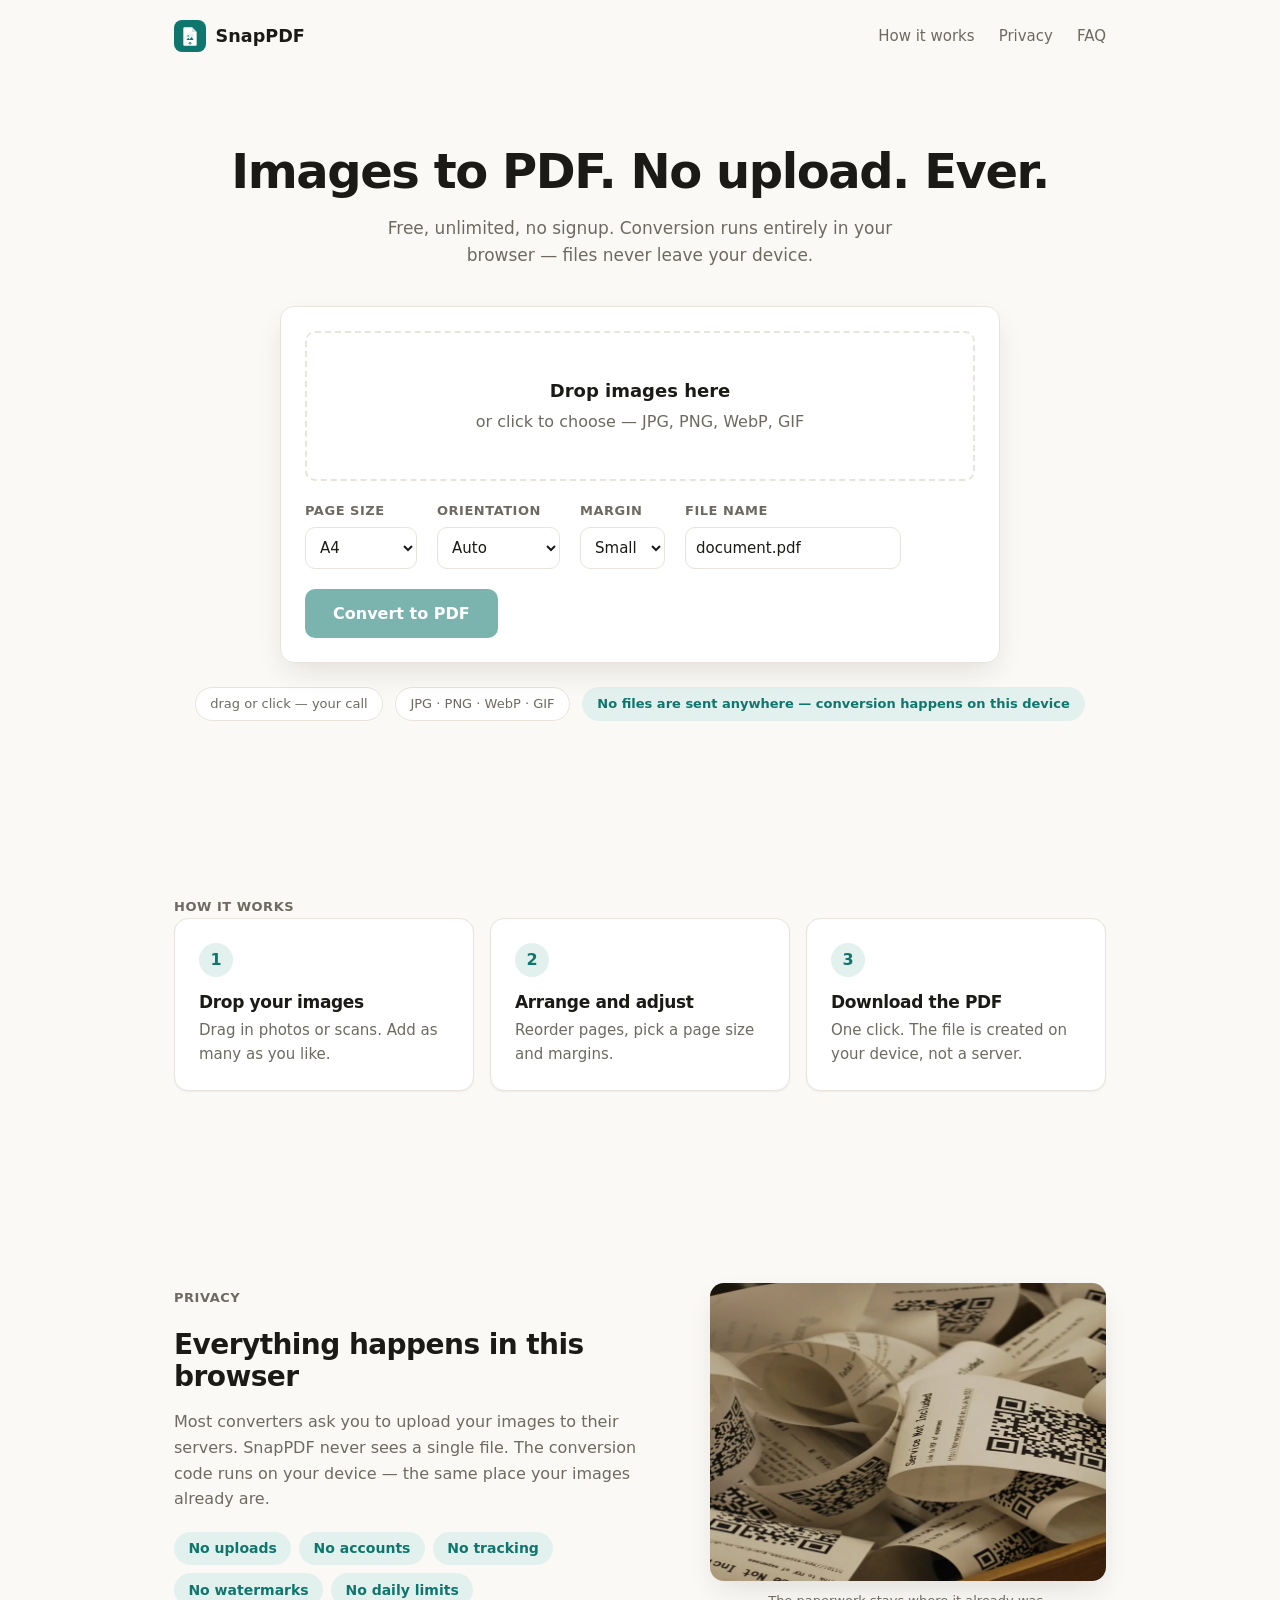
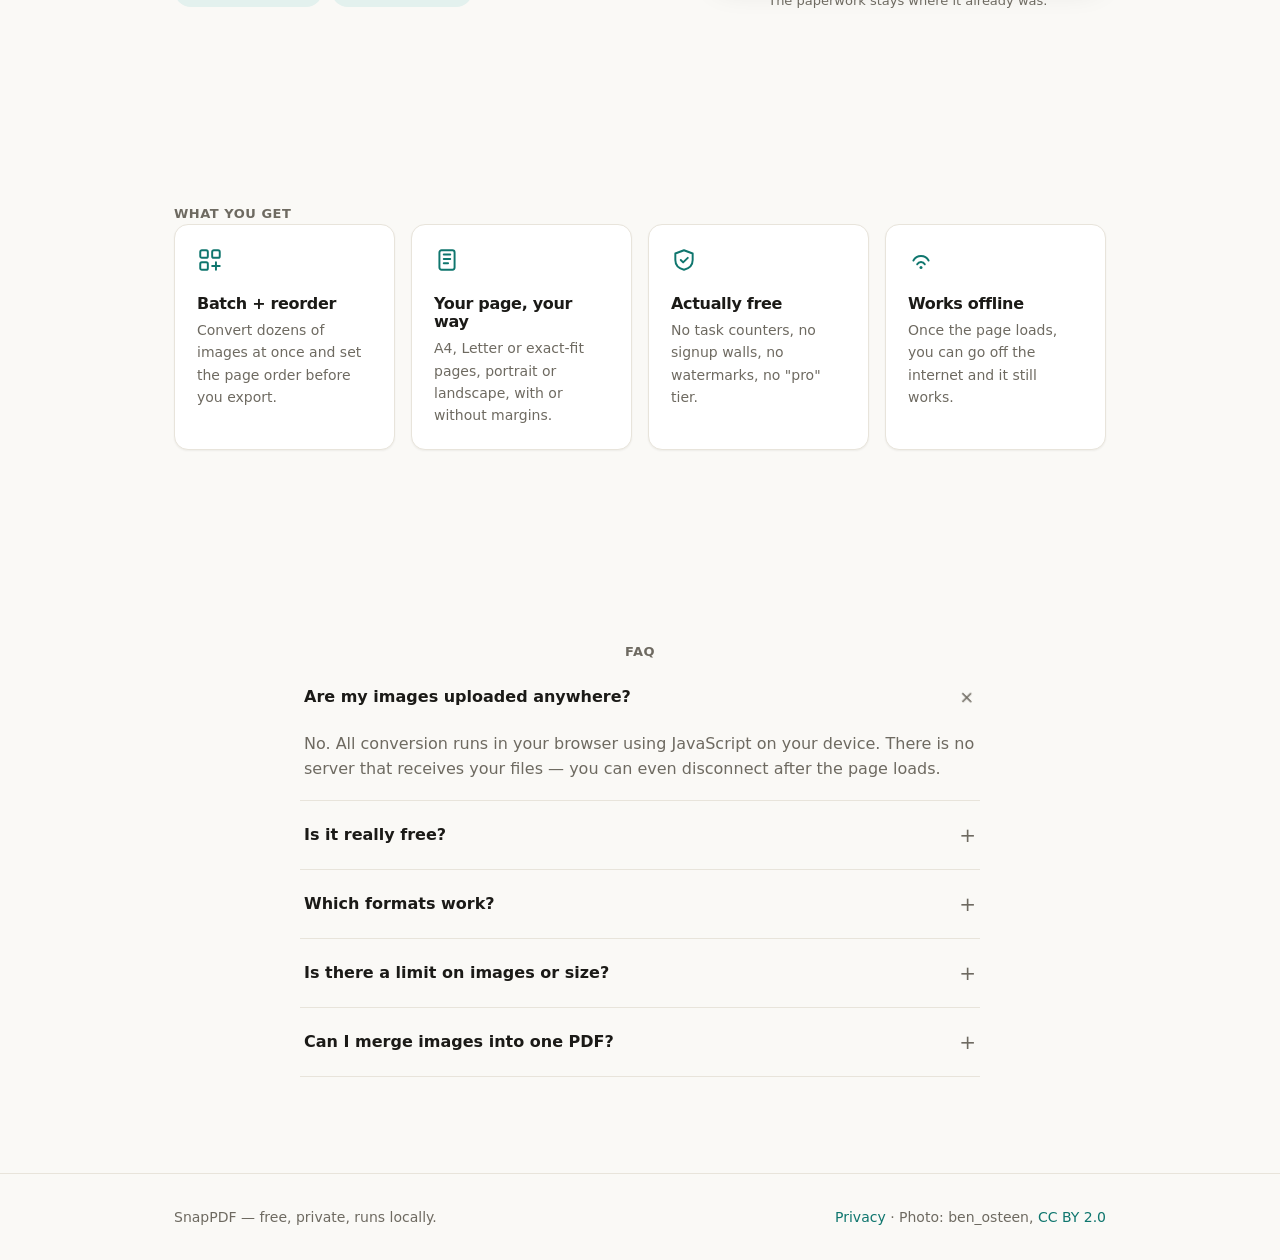
<file: index.html>
<!DOCTYPE html>
<html lang="en">
<head>
<meta charset="utf-8">
<meta name="viewport" content="width=device-width, initial-scale=1">
<title>SnapPDF — Images to PDF, no upload needed</title>
<meta name="description" content="Turn JPG, PNG, WebP and GIF images into a PDF right in your browser. Free, unlimited, no signup — your files never leave your device.">
<link rel="canonical" href="https://abhiscode.github.io/snappdf/">
<meta property="og:type" content="website">
<meta property="og:title" content="Images to PDF. No upload. Ever.">
<meta property="og:description" content="Free, unlimited image-to-PDF conversion that runs entirely in your browser.">
<meta property="og:image" content="https://abhiscode.github.io/snappdf/assets/img/og.png">
<meta name="twitter:card" content="summary_large_image">
<link rel="icon" type="image/svg+xml" href="assets/img/logo.svg">
<link rel="icon" type="image/png" sizes="32x32" href="assets/img/favicon-32.png">
<link rel="apple-touch-icon" href="assets/img/apple-touch-icon.png">
<link rel="stylesheet" href="assets/css/site.css">
<script type="application/ld+json">
{"@context":"https://schema.org","@type":"WebApplication","name":"SnapPDF","url":"https://abhiscode.github.io/snappdf/","applicationCategory":"UtilitiesApplication","operatingSystem":"Any","offers":{"@type":"Offer","price":"0","priceCurrency":"USD"},"description":"Convert images to PDF entirely in the browser. No uploads, no signup, no limits."}
</script>
</head>
<body>

<nav><div class="wrap">
  <a class="brand" href="index.html"><img src="assets/img/logo.svg" alt="SnapPDF logo" width="32" height="32">SnapPDF</a>
  <div class="links">
    <a href="#how">How it works</a><a href="#privacy">Privacy</a><a href="#faq">FAQ</a>
  </div>
</div></nav>

<header class="hero"><div class="wrap">
  <h1>Images to PDF. No upload. Ever.</h1>
  <p class="sub">Free, unlimited, no signup. Conversion runs entirely in your browser — files never leave your device.</p>

  <div class="tool" id="tool">
    <div class="dropzone" id="dropzone" role="button" tabindex="0" aria-label="Add images">
      <strong>Drop images here</strong>
      or click to choose — JPG, PNG, WebP, GIF
    </div>
    <input type="file" id="fileinput" accept="image/*" multiple hidden>
    <div class="filelist" id="filelist"></div>

    <div class="opts">
      <div class="opt"><label for="opt-size">Page size</label>
        <select id="opt-size"><option value="a4">A4</option><option value="letter">Letter</option><option value="fit">Fit image</option></select></div>
      <div class="opt"><label for="opt-orient">Orientation</label>
        <select id="opt-orient"><option value="auto">Auto</option><option value="portrait">Portrait</option><option value="landscape">Landscape</option></select></div>
      <div class="opt"><label for="opt-margin">Margin</label>
        <select id="opt-margin"><option value="small">Small</option><option value="none">None</option><option value="large">Large</option></select></div>
      <div class="opt"><label for="fname">File name</label>
        <input type="text" id="fname" value="document.pdf"></div>
    </div>

    <div class="actions">
      <button class="btn" id="convert" disabled>Convert to PDF</button>
      <div class="progress" id="progress"><i></i></div>
    </div>

    <div class="done-card" id="done">
      <span class="check"><svg viewBox="0 0 18 18" fill="none"><path d="M3.5 9.5l3.5 3.5 7.5-8" stroke="#fff" stroke-width="2.2" stroke-linecap="round" stroke-linejoin="round"/></svg></span>
      <div class="meta"><b id="done-name">document.pdf</b><span id="done-size"></span></div>
      <a class="btn" id="download" href="#">Download PDF</a>
      <button class="btn ghost" id="startover" type="button">Start over</button>
    </div>

    <div class="err" id="err"><span id="err-msg"></span><button id="err-close" type="button" aria-label="Dismiss">×</button></div>
  </div>

  <div class="hints">
    <span class="hint">drag or click — your call</span>
    <span class="hint">JPG · PNG · WebP · GIF</span>
    <span class="hint badge">No files are sent anywhere — conversion happens on this device</span>
  </div>
</div></header>

<section id="how"><div class="wrap">
  <p class="label reveal">How it works</p>
  <div class="steps">
    <div class="step reveal"><div class="n">1</div><h3>Drop your images</h3><p>Drag in photos or scans. Add as many as you like.</p></div>
    <div class="step reveal"><div class="n">2</div><h3>Arrange and adjust</h3><p>Reorder pages, pick a page size and margins.</p></div>
    <div class="step reveal"><div class="n">3</div><h3>Download the PDF</h3><p>One click. The file is created on your device, not a server.</p></div>
  </div>
</div></section>

<section id="privacy"><div class="wrap">
  <div class="privacy-grid">
    <div class="reveal">
      <p class="label">Privacy</p>
      <h2>Everything happens in this browser</h2>
      <p>Most converters ask you to upload your images to their servers. SnapPDF never sees a single file. The conversion code runs on your device — the same place your images already are.</p>
      <div class="donts"><span>No uploads</span><span>No accounts</span><span>No tracking</span><span>No watermarks</span><span>No daily limits</span></div>
    </div>
    <figure class="reveal">
      <img src="assets/img/privacy-photo-1600.jpg"
           srcset="assets/img/privacy-photo-400.webp 400w, assets/img/privacy-photo-800.webp 800w, assets/img/privacy-photo-1200.webp 1200w, assets/img/privacy-photo-1600.webp 1600w"
           sizes="(max-width: 780px) 100vw, 420px"
           alt="A box of printed receipts and paper documents" width="1600" height="1200" loading="lazy">
      <figcaption>The paperwork stays where it already was.</figcaption>
    </figure>
  </div>
</div></section>

<section><div class="wrap">
  <p class="label reveal">What you get</p>
  <div class="feats">
    <div class="feat reveal"><svg viewBox="0 0 24 24" fill="none" stroke="currentColor" stroke-width="1.8" stroke-linecap="round" stroke-linejoin="round"><rect x="3" y="3" width="7" height="7" rx="1.5"/><rect x="14" y="3" width="7" height="7" rx="1.5"/><rect x="3" y="14" width="7" height="7" rx="1.5"/><path d="M14 17.5h7M17.5 14v7"/></svg><h3>Batch + reorder</h3><p>Convert dozens of images at once and set the page order before you export.</p></div>
    <div class="feat reveal"><svg viewBox="0 0 24 24" fill="none" stroke="currentColor" stroke-width="1.8" stroke-linecap="round" stroke-linejoin="round"><rect x="5" y="3" width="14" height="18" rx="2"/><path d="M9 7h6M9 11h6M9 15h4"/></svg><h3>Your page, your way</h3><p>A4, Letter or exact-fit pages, portrait or landscape, with or without margins.</p></div>
    <div class="feat reveal"><svg viewBox="0 0 24 24" fill="none" stroke="currentColor" stroke-width="1.8" stroke-linecap="round" stroke-linejoin="round"><path d="M12 3l8 3v6c0 4.4-3.2 7.8-8 9-4.8-1.2-8-4.6-8-9V6z"/><path d="M9 12l2.2 2.2L15.5 10"/></svg><h3>Actually free</h3><p>No task counters, no signup walls, no watermarks, no "pro" tier.</p></div>
    <div class="feat reveal"><svg viewBox="0 0 24 24" fill="none" stroke="currentColor" stroke-width="1.8" stroke-linecap="round" stroke-linejoin="round"><path d="M5 12.5a8 8 0 0 1 14 0M8.5 16a4 4 0 0 1 7 0"/><circle cx="12" cy="19" r="1.4" fill="currentColor" stroke="none"/></svg><h3>Works offline</h3><p>Once the page loads, you can go off the internet and it still works.</p></div>
  </div>
</div></section>

<section id="faq"><div class="wrap">
  <p class="label reveal" style="text-align:center">FAQ</p>
  <div class="faq-wrap reveal">
    <details open><summary>Are my images uploaded anywhere?</summary><p>No. All conversion runs in your browser using JavaScript on your device. There is no server that receives your files — you can even disconnect after the page loads.</p></details>
    <details><summary>Is it really free?</summary><p>Yes. There's no account, no daily limit and no paid tier.</p></details>
    <details><summary>Which formats work?</summary><p>JPG, PNG, WebP and GIF. Most phone photos and scans work out of the box.</p></details>
    <details><summary>Is there a limit on images or size?</summary><p>No fixed limit. Very large batches depend on your device's memory — most laptops handle hundreds of pages easily.</p></details>
    <details><summary>Can I merge images into one PDF?</summary><p>Yes — everything you add becomes one PDF, in the order you set.</p></details>
  </div>
</div></section>

<footer><div class="wrap">
  <span>SnapPDF — free, private, runs locally.</span>
  <span><a href="privacy.html">Privacy</a> · Photo: ben_osteen, <a href="https://creativecommons.org/licenses/by/2.0/" rel="noopener">CC BY 2.0</a></span>
</div></footer>

<script src="assets/js/jspdf.umd.min.js"></script>
<script src="assets/js/app.js"></script>
</body>
</html>
</file>
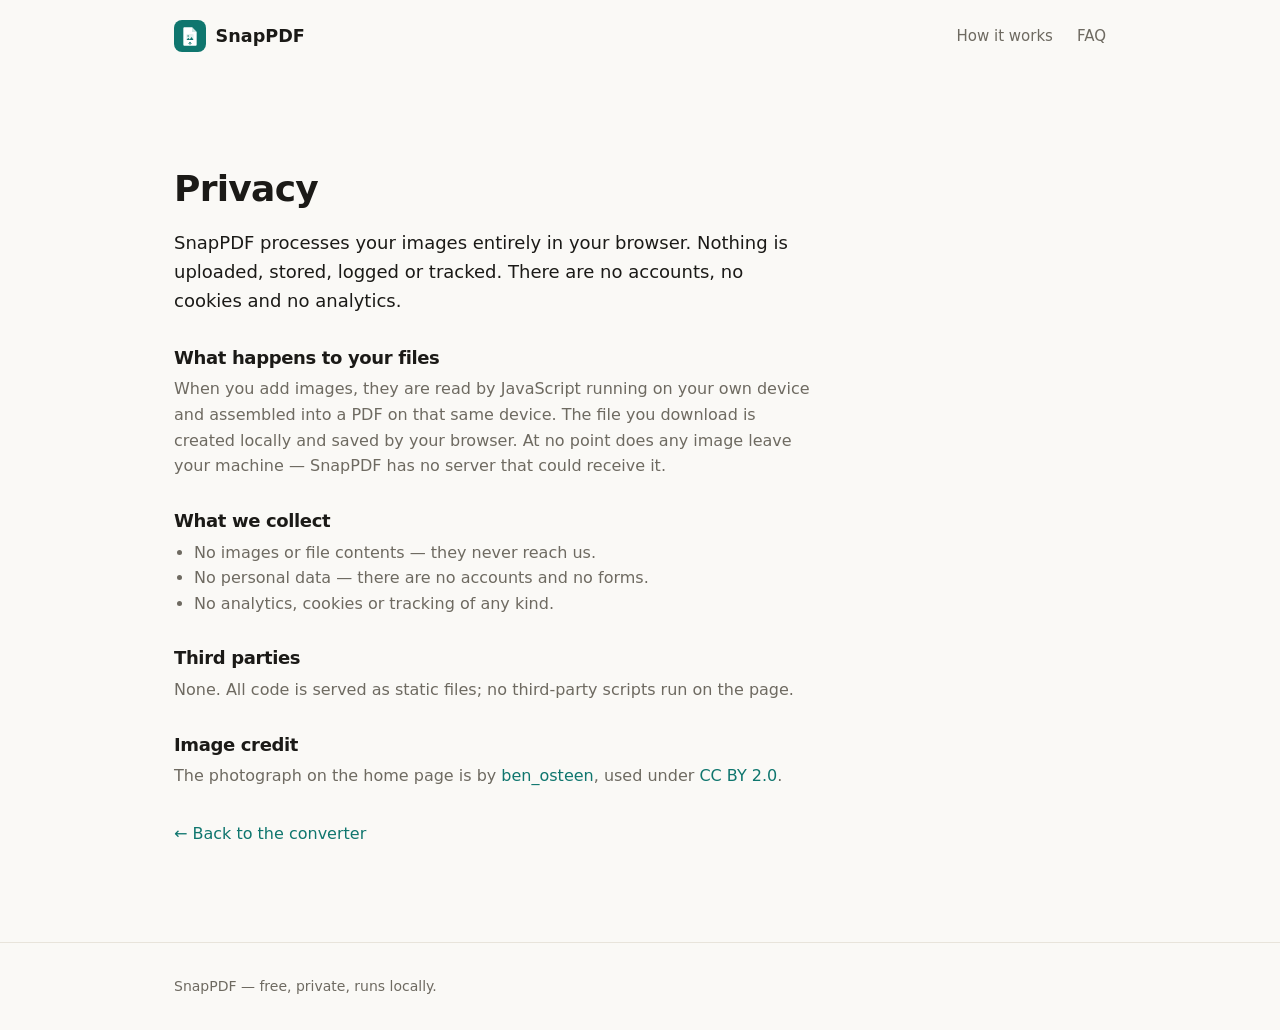
<file: privacy.html>
<!DOCTYPE html>
<html lang="en">
<head>
<meta charset="utf-8">
<meta name="viewport" content="width=device-width, initial-scale=1">
<title>Privacy — SnapPDF</title>
<meta name="description" content="SnapPDF processes your images entirely in your browser. Nothing is uploaded, stored, logged or tracked.">
<link rel="canonical" href="https://abhiscode.github.io/snappdf/privacy.html">
<link rel="icon" type="image/svg+xml" href="assets/img/logo.svg">
<link rel="icon" type="image/png" sizes="32x32" href="assets/img/favicon-32.png">
<link rel="stylesheet" href="assets/css/site.css">
</head>
<body>

<nav><div class="wrap">
  <a class="brand" href="index.html"><img src="assets/img/logo.svg" alt="SnapPDF logo" width="32" height="32">SnapPDF</a>
  <div class="links"><a href="index.html#how">How it works</a><a href="index.html#faq">FAQ</a></div>
</div></nav>

<section><div class="wrap"><div class="prose">
  <h1>Privacy</h1>
  <p class="lede">SnapPDF processes your images entirely in your browser. Nothing is uploaded, stored, logged or tracked. There are no accounts, no cookies and no analytics.</p>

  <h2>What happens to your files</h2>
  <p>When you add images, they are read by JavaScript running on your own device and assembled into a PDF on that same device. The file you download is created locally and saved by your browser. At no point does any image leave your machine — SnapPDF has no server that could receive it.</p>

  <h2>What we collect</h2>
  <ul>
    <li>No images or file contents — they never reach us.</li>
    <li>No personal data — there are no accounts and no forms.</li>
    <li>No analytics, cookies or tracking of any kind.</li>
  </ul>

  <h2>Third parties</h2>
  <p>None. All code is served as static files; no third-party scripts run on the page.</p>

  <h2>Image credit</h2>
  <p>The photograph on the home page is by <a href="https://www.flickr.com/photos/ben_osteen/" rel="noopener">ben_osteen</a>, used under <a href="https://creativecommons.org/licenses/by/2.0/" rel="noopener">CC BY 2.0</a>.</p>

  <p style="margin-top:2rem"><a href="index.html">← Back to the converter</a></p>
</div></div></section>

<footer><div class="wrap"><span>SnapPDF — free, private, runs locally.</span></div></footer>

</body>
</html>
</file>
<file: assets/css/site.css>
/* SnapPDF — calm utility. Tokens: theme/tokens.json */
:root {
  --bg: #FAF9F6; --surface: #FFFFFF; --ink: #1B1A17; --muted: #6E6A61;
  --line: #E8E4DB; --accent: #0F766E; --accent-hover: #0D6B63;
  --accent-soft: #E3F1EE; --danger: #B42318; --danger-soft: #FDECEA; --ok: #1F7A45;
  --r-card: 14px; --r-ctl: 10px;
  --sh-card: 0 1px 2px rgba(27,26,23,.06);
  --sh-lift: 0 12px 32px -8px rgba(27,26,23,.14);
  --ease: cubic-bezier(.22,1,.36,1); --fast: 160ms; --mid: 320ms;
}
* { margin: 0; padding: 0; box-sizing: border-box; }
html { scroll-behavior: smooth; }
body {
  font-family: system-ui, -apple-system, "Segoe UI", Roboto, Helvetica, Arial, sans-serif;
  background: var(--bg); color: var(--ink); line-height: 1.6;
  -webkit-font-smoothing: antialiased;
}
img { max-width: 100%; height: auto; display: block; }
a { color: var(--accent); text-decoration: none; }
a:hover { text-decoration: underline; }
.wrap { max-width: 1060px; margin: 0 auto; padding: 0 clamp(1.25rem, 5vw, 4rem); }
section { padding: clamp(3.5rem, 8vw, 6rem) 0; }
h1, h2, h3 { line-height: 1.15; letter-spacing: -0.02em; }
.label { font-size: .8125rem; font-weight: 600; letter-spacing: .04em; text-transform: uppercase; color: var(--muted); }

/* nav */
nav { padding: 1.25rem 0; }
nav .wrap { display: flex; justify-content: space-between; align-items: center; }
.brand { display: flex; align-items: center; gap: .6rem; font-weight: 700; font-size: 1.1rem; color: var(--ink); }
.brand:hover { text-decoration: none; }
.brand img { width: 32px; height: 32px; }
nav .links { display: flex; gap: 1.5rem; font-size: .9375rem; }
nav .links a { color: var(--muted); }
nav .links a:hover { color: var(--ink); text-decoration: none; }

/* hero */
.hero { text-align: center; padding: clamp(2.5rem, 6vw, 4.5rem) 0 clamp(3rem, 7vw, 5rem); }
.hero h1 { font-size: clamp(2rem, 4.5vw, 3rem); font-weight: 700; letter-spacing: -0.03em; }
.hero .sub { margin: 1rem auto 2.25rem; max-width: 34rem; color: var(--muted); font-size: 1.0625rem; }

/* tool */
.tool {
  max-width: 720px; margin: 0 auto; background: var(--surface);
  border: 1px solid var(--line); border-radius: var(--r-card);
  box-shadow: var(--sh-lift); padding: 1.5rem; text-align: left;
  animation: rise var(--mid) var(--ease) both;
}
@keyframes rise { from { opacity: 0; transform: translateY(12px); } to { opacity: 1; transform: none; } }
.dropzone {
  border: 2px dashed var(--line); border-radius: var(--r-ctl);
  padding: 2.75rem 1.5rem; text-align: center; cursor: pointer;
  transition: border-color var(--fast) var(--ease), background var(--fast) var(--ease), transform var(--fast) var(--ease);
  color: var(--muted);
}
.dropzone strong { display: block; color: var(--ink); font-size: 1.125rem; margin-bottom: .25rem; }
.dropzone.over { border-color: var(--accent); background: var(--accent-soft); transform: scale(1.01); }
.filelist { display: grid; grid-template-columns: repeat(auto-fill, minmax(96px, 1fr)); gap: .625rem; margin-top: 1rem; }
.filelist:empty { display: none; }
.thumb { position: relative; border: 1px solid var(--line); border-radius: 8px; overflow: hidden; background: var(--bg); aspect-ratio: 1; animation: thumbin var(--mid) var(--ease) both; }
.thumb img { width: 100%; height: 100%; object-fit: cover; }
.thumb .rm {
  position: absolute; top: 4px; right: 4px; width: 22px; height: 22px; border-radius: 50%;
  border: none; background: rgba(27,26,23,.72); color: #fff; font-size: 13px; line-height: 1;
  cursor: pointer; opacity: 0; transition: opacity var(--fast);
}
.thumb:hover .rm, .thumb:focus-within .rm { opacity: 1; }
.thumb .ord { position: absolute; bottom: 4px; left: 4px; right: 4px; display: flex; justify-content: space-between; opacity: 0; transition: opacity var(--fast); }
.thumb:hover .ord, .thumb:focus-within .ord { opacity: 1; }
.thumb .ord button { width: 22px; height: 22px; border: none; border-radius: 6px; background: rgba(27,26,23,.72); color: #fff; cursor: pointer; font-size: 12px; }
.thumb.dragging { opacity: .45; }
@keyframes thumbin { from { opacity: 0; transform: translateY(8px); } to { opacity: 1; transform: none; } }
.opts { display: flex; flex-wrap: wrap; gap: .75rem 1.25rem; margin-top: 1.25rem; align-items: end; }
.opt { display: flex; flex-direction: column; gap: .3rem; }
.opt label { font-size: .8125rem; font-weight: 600; letter-spacing: .04em; text-transform: uppercase; color: var(--muted); }
.opt select, .opt input {
  font: inherit; font-size: .9375rem; padding: .5rem .625rem; border: 1px solid var(--line);
  border-radius: var(--r-ctl); background: var(--surface); color: var(--ink); min-height: 42px;
}
.opt input[type="text"] { min-width: 180px; }
.actions { display: flex; align-items: center; gap: 1rem; margin-top: 1.25rem; flex-wrap: wrap; }
.btn {
  font: inherit; font-weight: 600; font-size: 1rem; padding: .75rem 1.75rem; min-height: 48px;
  border: none; border-radius: var(--r-ctl); background: var(--accent); color: #fff;
  cursor: pointer; transition: background var(--fast), transform var(--fast);
}
.btn:hover { background: var(--accent-hover); transform: translateY(-1px); }
.btn:active { transform: scale(.98); }
.btn[disabled] { opacity: .55; cursor: default; transform: none; }
.btn.ghost { background: transparent; color: var(--accent); border: 1px solid var(--line); }
.btn.ghost:hover { background: var(--accent-soft); }
.progress { flex: 1; min-width: 160px; height: 8px; background: var(--accent-soft); border-radius: 99px; overflow: hidden; display: none; }
.progress.on { display: block; }
.progress i { display: block; height: 100%; width: 0; background: var(--accent); transition: width var(--fast) linear; }
.done-card { display: none; margin-top: 1.25rem; align-items: center; gap: .875rem; background: var(--accent-soft); border-radius: var(--r-ctl); padding: .875rem 1rem; }
.done-card.on { display: flex; animation: rise var(--mid) var(--ease) both; }
.done-card .check { flex: none; width: 34px; height: 34px; border-radius: 50%; background: var(--accent); display: grid; place-items: center; }
.done-card .check svg { width: 18px; height: 18px; }
.done-card .meta { flex: 1; min-width: 0; }
.done-card .meta b { display: block; font-size: .9375rem; white-space: nowrap; overflow: hidden; text-overflow: ellipsis; }
.done-card .meta span { font-size: .8125rem; color: var(--muted); }
.err { display: none; margin-top: 1rem; background: var(--danger-soft); color: var(--danger); font-size: .9375rem; border-radius: var(--r-ctl); padding: .75rem 1rem; }
.err.on { display: flex; justify-content: space-between; align-items: center; gap: 1rem; }
.err button { border: none; background: none; color: inherit; font-size: 1.1rem; cursor: pointer; }
.hints { display: flex; flex-wrap: wrap; justify-content: center; gap: .5rem .75rem; margin-top: 1.5rem; }
.hint { font-size: .8125rem; color: var(--muted); background: var(--surface); border: 1px solid var(--line); border-radius: 999px; padding: .35rem .9rem; }
.hint.badge { color: var(--accent); border-color: var(--accent-soft); background: var(--accent-soft); font-weight: 600; }

/* steps */
.steps { display: grid; grid-template-columns: repeat(3, 1fr); gap: 1rem; }
.step { background: var(--surface); border: 1px solid var(--line); border-radius: var(--r-card); padding: 1.5rem; box-shadow: var(--sh-card); }
.step .n { width: 34px; height: 34px; border-radius: 50%; background: var(--accent-soft); color: var(--accent); font-weight: 700; display: grid; place-items: center; margin-bottom: 1rem; }
.step h3 { font-size: 1.0625rem; margin-bottom: .375rem; }
.step p { font-size: .9375rem; color: var(--muted); }

/* privacy */
.privacy-grid { display: grid; grid-template-columns: 1.1fr .9fr; gap: clamp(1.5rem, 4vw, 3.5rem); align-items: center; }
.privacy-grid h2 { font-size: clamp(1.4rem, 2.6vw, 1.75rem); margin-bottom: 1rem; }
.privacy-grid > div > p { color: var(--muted); margin-bottom: 1.25rem; }
.donts { display: flex; flex-wrap: wrap; gap: .5rem; }
.donts span { font-size: .875rem; font-weight: 600; color: var(--accent); background: var(--accent-soft); border-radius: 999px; padding: .35rem .9rem; }
.privacy-grid figure img { border-radius: var(--r-card); box-shadow: var(--sh-lift); }
.privacy-grid figcaption { margin-top: .625rem; font-size: .8125rem; color: var(--muted); text-align: center; }

/* features */
.feats { display: grid; grid-template-columns: repeat(4, 1fr); gap: 1rem; }
.feat { background: var(--surface); border: 1px solid var(--line); border-radius: var(--r-card); padding: 1.375rem; box-shadow: var(--sh-card); }
.feat svg { width: 26px; height: 26px; color: var(--accent); margin-bottom: .875rem; }
.feat h3 { font-size: 1rem; margin-bottom: .35rem; }
.feat p { font-size: .875rem; color: var(--muted); }

/* faq */
.faq-wrap { max-width: 680px; margin: 0 auto; }
details { border-bottom: 1px solid var(--line); }
summary { cursor: pointer; font-weight: 600; padding: 1.125rem .25rem; list-style: none; display: flex; justify-content: space-between; align-items: center; }
summary::after { content: "+"; color: var(--muted); font-weight: 400; font-size: 1.25rem; transition: transform var(--fast) var(--ease); }
details[open] summary::after { transform: rotate(45deg); }
details p { color: var(--muted); padding: 0 .25rem 1.125rem; }

/* footer */
footer { border-top: 1px solid var(--line); padding: 2rem 0; color: var(--muted); font-size: .875rem; }
footer .wrap { display: flex; justify-content: space-between; flex-wrap: wrap; gap: .75rem; }

/* prose pages */
.prose { max-width: 640px; }
.prose h1 { font-size: clamp(1.75rem, 3.5vw, 2.25rem); margin-bottom: 1.25rem; }
.prose h2 { font-size: 1.125rem; margin: 2rem 0 .5rem; }
.prose p, .prose li { color: var(--muted); }
.prose ul { padding-left: 1.25rem; }
.prose .lede { font-size: 1.125rem; color: var(--ink); }

/* reveal */
.reveal { opacity: 0; transform: translateY(10px); transition: opacity var(--mid) var(--ease), transform var(--mid) var(--ease); }
.reveal.in { opacity: 1; transform: none; }

@media (max-width: 780px) {
  .steps, .feats { grid-template-columns: 1fr 1fr; }
  .privacy-grid { grid-template-columns: 1fr; }
  .privacy-grid figure { max-width: 420px; }
}
@media (max-width: 520px) {
  .steps, .feats { grid-template-columns: 1fr; }
  nav .links { display: none; }
  .opt input[type="text"] { min-width: 0; width: 100%; }
  .opt { flex: 1 1 45%; }
}
@media (prefers-reduced-motion: reduce) {
  *, *::before, *::after { animation-duration: .01ms !important; transition-duration: .01ms !important; }
  .reveal { opacity: 1; transform: none; }
  html { scroll-behavior: auto; }
}
</file>
